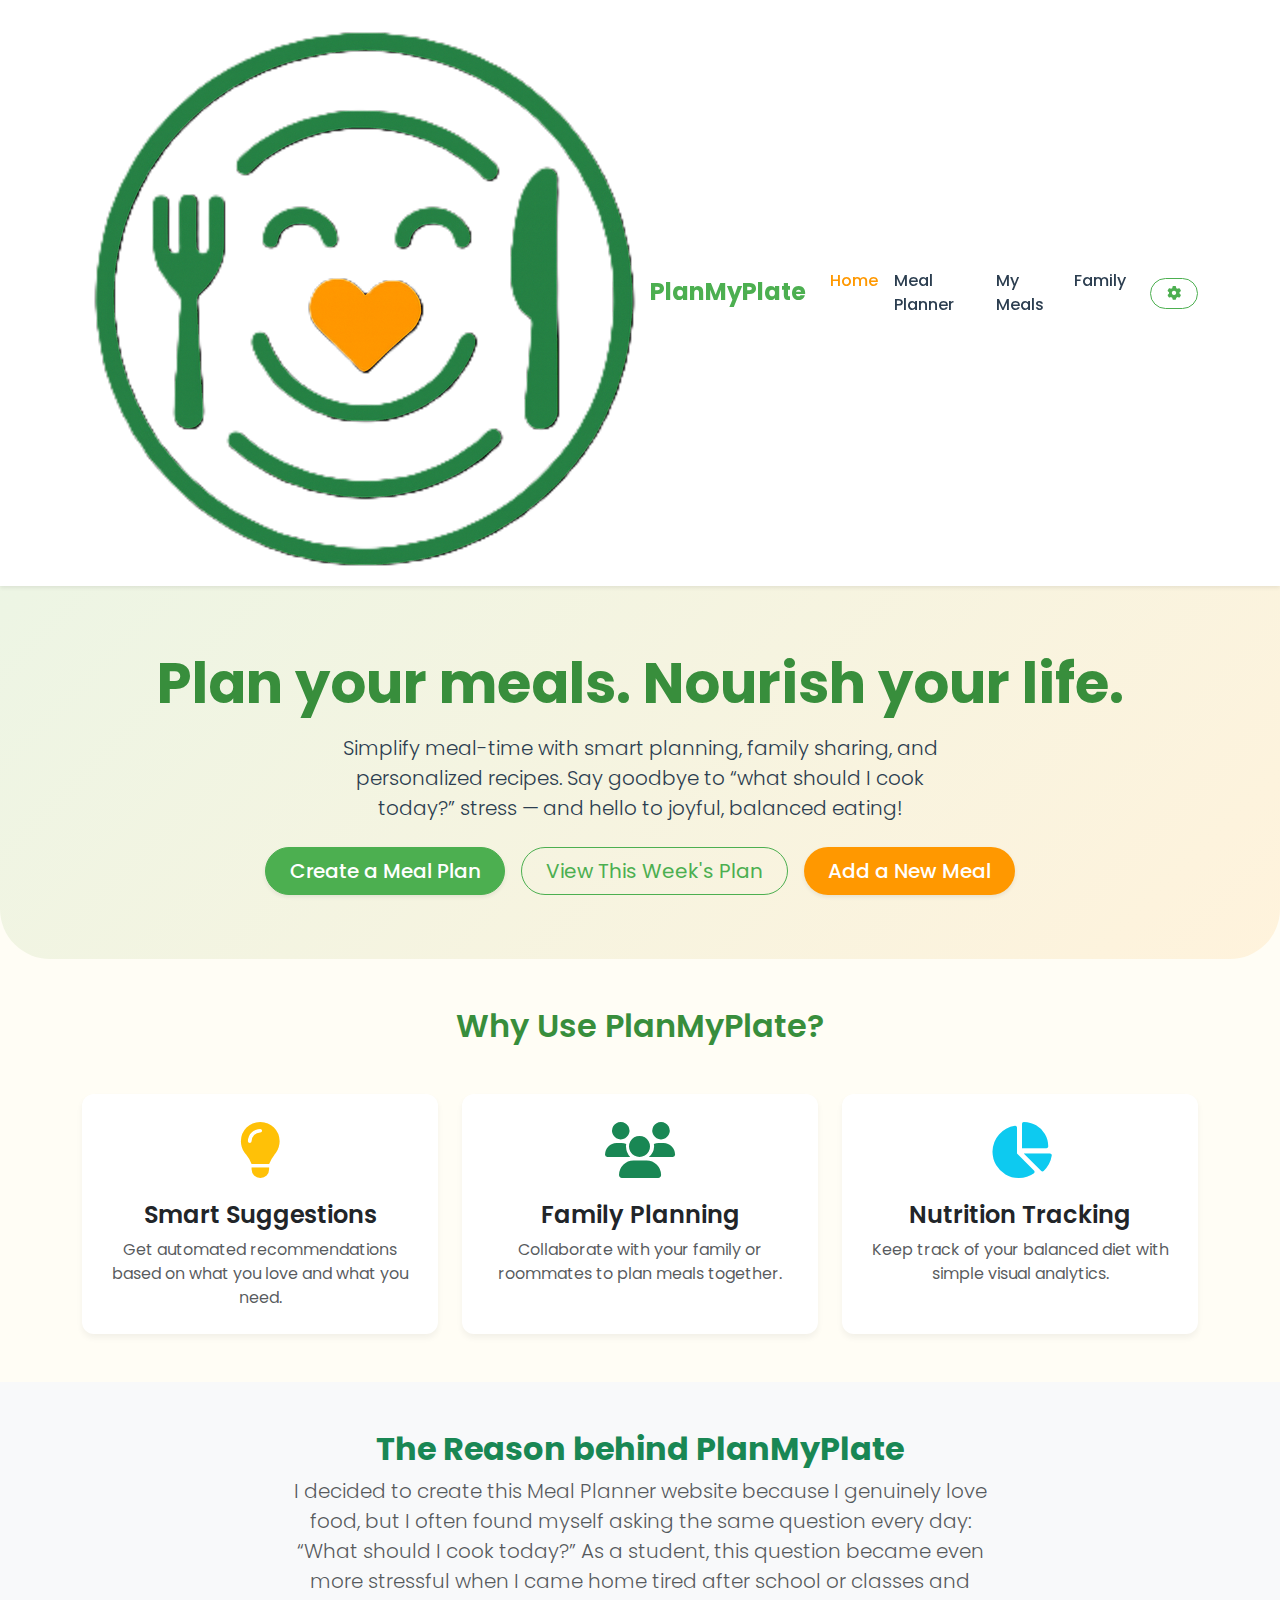
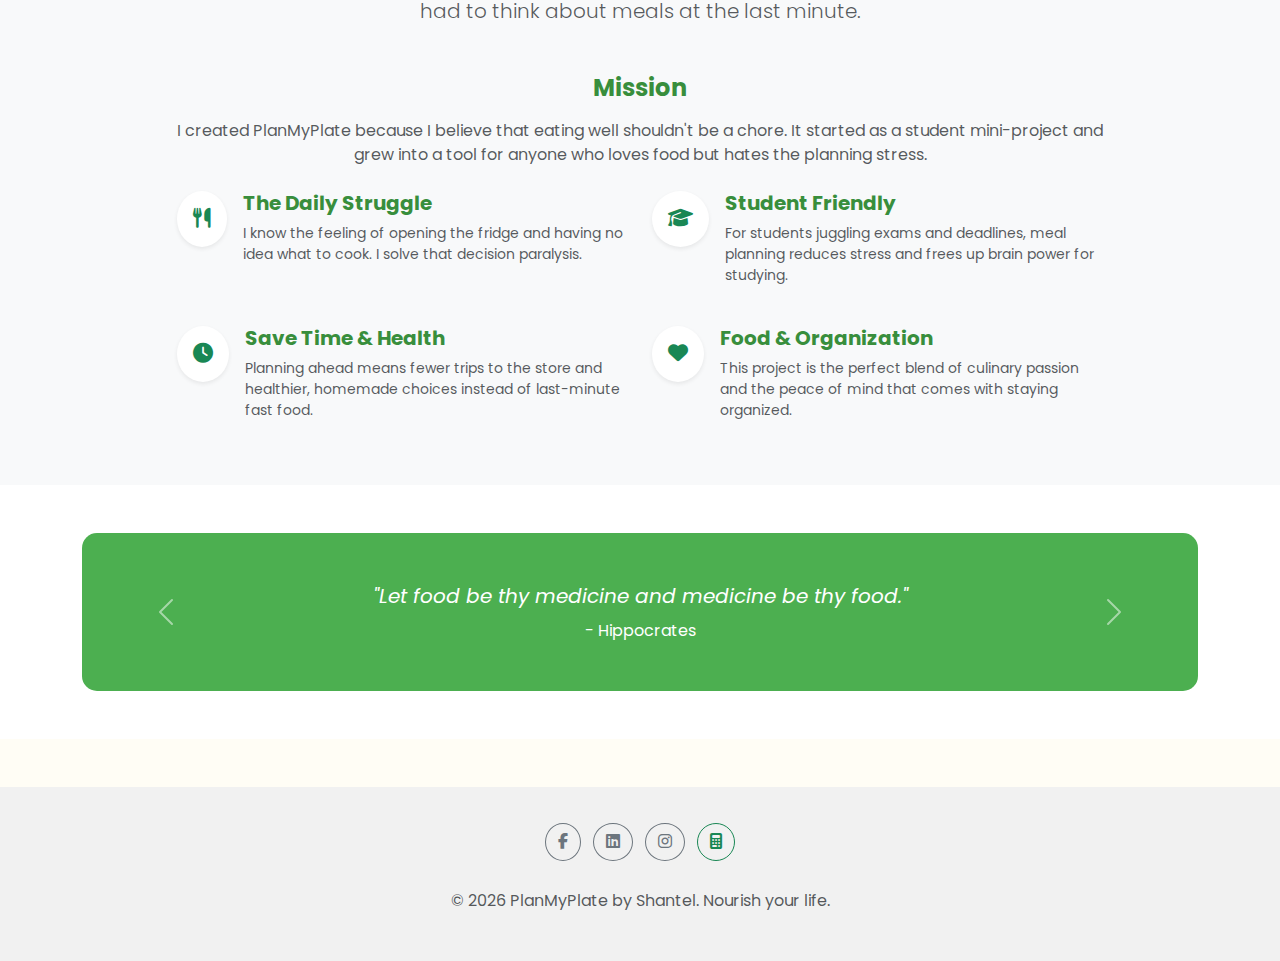
<file: index.html>
<!DOCTYPE html>
<html lang="en">

<head>
    <meta charset="UTF-8">
    <meta name="viewport" content="width=device-width, initial-scale=1.0">
    <title>PlanMyPlate - Home</title>
    <!-- Bootstrap 5 CSS -->
    <link href="https://cdn.jsdelivr.net/npm/bootstrap@5.3.0/dist/css/bootstrap.min.css" rel="stylesheet">
    <!-- FontAwesome -->
    <link rel="stylesheet" href="https://cdnjs.cloudflare.com/ajax/libs/font-awesome/6.4.0/css/all.min.css">
    <!-- Google Fonts -->
    <link href="https://fonts.googleapis.com/css2?family=Poppins:wght@400;600;700&display=swap" rel="stylesheet">
    <!-- Custom CSS -->
    <link rel="stylesheet" href="css/styles.css">
</head>

<body>

    <!-- Navigation Placeholder -->
    <div id="navbar-placeholder"></div>                             

    <!-- Hero Section -->
    <header class="hero-section text-center">
        <div class="container">
            <h1 class="display-4 fw-bold mb-3">Plan your meals. Nourish your life.</h1>
            <p class="lead mb-4 mx-auto" style="max-width: 600px;">
                Simplify meal-time with smart planning, family sharing, and personalized recipes.
                Say goodbye to “what should I cook today?” stress — and hello to joyful, balanced eating! </p>
            <div class="d-flex justify-content-center gap-3">
                <a href="planner.html" class="btn btn-primary btn-lg rounded-pill px-4 shadow-sm">Create a Meal Plan</a>
                <a href="planner.html" class="btn btn-outline-primary btn-lg rounded-pill px-4">View This Week's
                    Plan</a>
                <button onclick="addMeal('Meal')" class="btn btn-accent btn-lg rounded-pill px-4 shadow-sm">Add a New
                    Meal</button>
            </div>
        </div>
    </header>

    <!-- Features Section -->
    <section class="py-5">
        <div class="container text-center">
            <h2 class="mb-5">Why Use PlanMyPlate?</h2>
            <div class="row g-4">
                <div class="col-md-4">
                    <div class="card h-100 p-4">
                        <div class="display-4 text-warning mb-3"><i class="fas fa-lightbulb"></i></div>
                        <h4 class="card-title">Smart Suggestions</h4>
                        <p class="card-text text-muted">Get automated recommendations based on what you love and what
                            you need.</p>
                    </div>
                </div>
                <div class="col-md-4">
                    <div class="card h-100 p-4">
                        <div class="display-4 text-success mb-3"><i class="fas fa-users"></i></div>
                        <h4 class="card-title">Family Planning</h4>
                        <p class="card-text text-muted">Collaborate with your family or roommates to plan meals
                            together.</p>
                    </div>
                </div>
                <div class="col-md-4">
                    <div class="card h-100 p-4">
                        <div class="display-4 text-info mb-3"><i class="fas fa-chart-pie"></i></div>
                        <h4 class="card-title">Nutrition Tracking</h4>
                        <p class="card-text text-muted">Keep track of your balanced diet with simple visual analytics.
                        </p>
                    </div>
                </div>
            </div>
        </div>
    </section>

    <!-- About Section -->
    <section class="py-5 bg-light">
        <div class="container">
            <div class="text-center mb-5">
                <h2 class="fw-bold text-success">The Reason behind PlanMyPlate</h2>
                <p class="lead text-muted mx-auto" style="max-width: 700px;">
                    I decided to create this Meal Planner website because I genuinely love food, but I often found
                    myself asking the same question every day: “What should I cook today?”
                    As a student, this question became even more stressful when I came home tired after school or
                    classes and had to think about meals at the last minute.
                </p>
            </div>

            <div class="row justify-content-center">
                <div class="col-lg-10">
                    <div class="text-center mb-4">
                        <h4 class="fw-bold mb-3">Mission</h4>
                        <p class="text-muted mb-4">
                            I created PlanMyPlate because I believe that eating well shouldn't be a chore.
                            It started as a student mini-project and grew into a tool for anyone who loves food but
                            hates the planning stress.
                        </p>
                    </div>

                    <div class="row g-4">
                        <div class="col-md-6">
                            <div class="d-flex align-items-start">
                                <div class="flex-shrink-0 me-3">
                                    <div class="rounded-circle bg-white shadow-sm p-3 text-success">
                                        <i class="fas fa-utensils fa-lg"></i>
                                    </div>
                                </div>
                                <div>
                                    <h5 class="fw-bold">The Daily Struggle</h5>
                                    <p class="text-muted small">I know the feeling of opening the fridge and having no
                                        idea what to cook. I solve that decision paralysis.</p>
                                </div>
                            </div>
                        </div>
                        <div class="col-md-6">
                            <div class="d-flex align-items-start">
                                <div class="flex-shrink-0 me-3">
                                    <div class="rounded-circle bg-white shadow-sm p-3 text-success">
                                        <i class="fas fa-graduation-cap fa-lg"></i>
                                    </div>
                                </div>
                                <div>
                                    <h5 class="fw-bold">Student Friendly</h5>
                                    <p class="text-muted small">For students juggling exams and deadlines, meal planning
                                        reduces stress and frees up brain power for studying.</p>
                                </div>
                            </div>
                        </div>
                        <div class="col-md-6">
                            <div class="d-flex align-items-start">
                                <div class="flex-shrink-0 me-3">
                                    <div class="rounded-circle bg-white shadow-sm p-3 text-success">
                                        <i class="fas fa-clock fa-lg"></i>
                                    </div>
                                </div>
                                <div>
                                    <h5 class="fw-bold">Save Time & Health</h5>
                                    <p class="text-muted small">Planning ahead means fewer trips to the store and
                                        healthier, homemade choices instead of last-minute fast food.</p>
                                </div>
                            </div>
                        </div>
                        <div class="col-md-6">
                            <div class="d-flex align-items-start">
                                <div class="flex-shrink-0 me-3">
                                    <div class="rounded-circle bg-white shadow-sm p-3 text-success">
                                        <i class="fas fa-heart fa-lg"></i>
                                    </div>
                                </div>
                                <div>
                                    <h5 class="fw-bold">Food & Organization</h5>
                                    <p class="text-muted small">This project is the perfect blend of culinary passion
                                        and the peace of mind that comes with staying organized.</p>
                                </div>
                            </div>
                        </div>
                    </div>
                </div>
            </div>
        </div>
    </section>

    <!-- Quote Slider Section -->
    <section class="py-5 bg-white">
        <div class="container">
            <div id="quoteCarousel" class="carousel slide" data-bs-ride="carousel">
                <div class="carousel-inner">
                    <div class="carousel-item active">
                        <div class="carousel-text">"Let food be thy medicine and medicine be thy food."</div>
                        <div class="mt-2">- Hippocrates</div>
                    </div>
                    <div class="carousel-item">
                        <div class="carousel-text">"The only way to keep your health is to eat what you don't want,
                            drink what you don't like, and do what you'd rather not."</div>
                        <div class="mt-2">- Mark Twain</div>
                    </div>
                    <div class="carousel-item">
                        <div class="carousel-text">"He who takes medicine and neglects to diet wastes the skill of his
                            doctors."</div>
                        <div class="mt-2">- Chinese Proverb</div>
                    </div>
                </div>
                <button class="carousel-control-prev" type="button" data-bs-target="#quoteCarousel"
                    data-bs-slide="prev">
                    <span class="carousel-control-prev-icon" aria-hidden="true"></span>
                    <span class="visually-hidden">Previous</span>
                </button>
                <button class="carousel-control-next" type="button" data-bs-target="#quoteCarousel"
                    data-bs-slide="next">
                    <span class="carousel-control-next-icon" aria-hidden="true"></span>
                    <span class="visually-hidden">Next</span>
                </button>
            </div>
        </div>
    </section>

    <!-- Footer Placeholder -->
    <div id="footer-placeholder"></div>

    <!-- Scripts -->
    <script src="https://cdn.jsdelivr.net/npm/bootstrap@5.3.0/dist/js/bootstrap.bundle.min.js"></script>
    <script src="js/components.js"></script>
    <script src="js/script.js"></script>
</body>

</html>
</file>
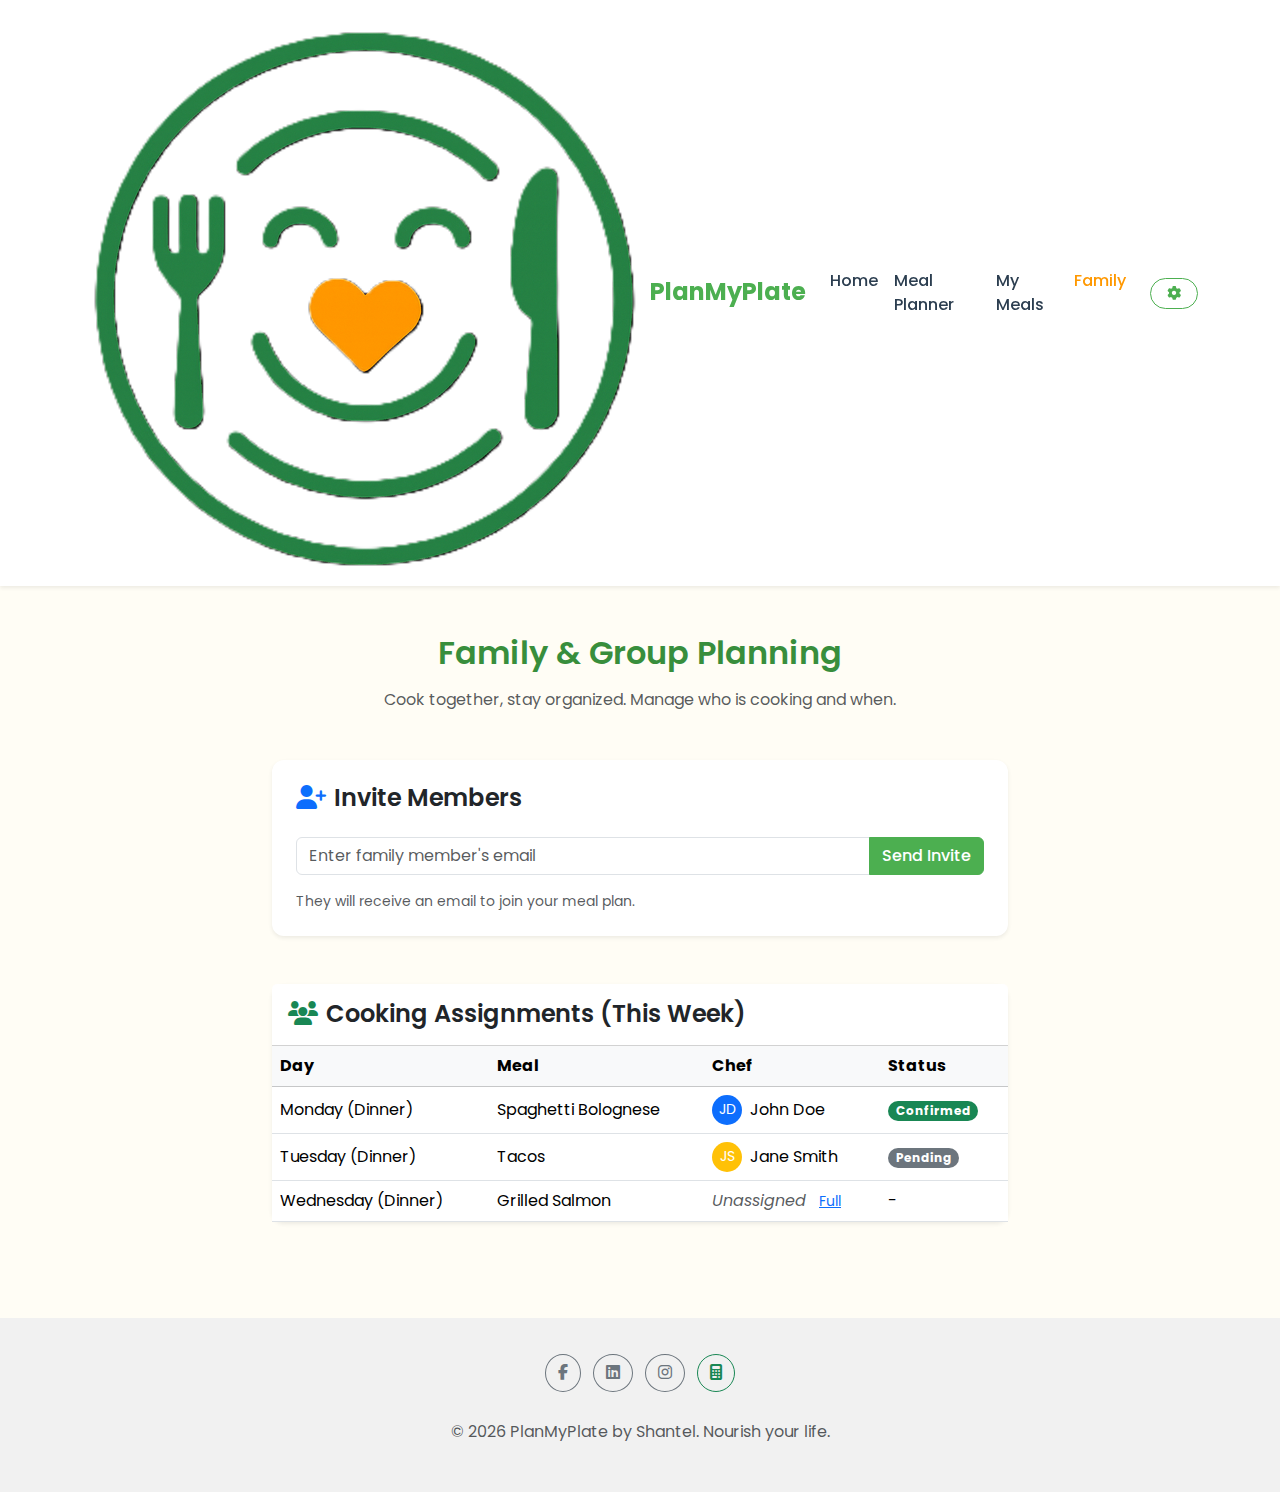
<file: family.html>
<!DOCTYPE html>
<html lang="en">

<head>
    <meta charset="UTF-8">
    <meta name="viewport" content="width=device-width, initial-scale=1.0">
    <title>PlanMyPlate - Family</title>
    <link href="https://cdn.jsdelivr.net/npm/bootstrap@5.3.0/dist/css/bootstrap.min.css" rel="stylesheet">
    <link rel="stylesheet" href="https://cdnjs.cloudflare.com/ajax/libs/font-awesome/6.4.0/css/all.min.css">
    <link href="https://fonts.googleapis.com/css2?family=Poppins:wght@400;600;700&display=swap" rel="stylesheet">
    <link rel="stylesheet" href="css/styles.css">
</head>

<body>

    <div id="navbar-placeholder"></div>

    <div class="container py-5">
        <div class="row justify-content-center">
            <div class="col-lg-8">
                <div class="text-center mb-5">
                    <h2 class="mb-3">Family & Group Planning</h2>
                    <p class="text-muted">Cook together, stay organized. Manage who is cooking and when.</p>
                </div>

                <!-- Invite Section -->
                <div class="card mb-5 border-0 shadow-sm">
                    <div class="card-body p-4">
                        <h4 class="card-title mb-4"><i class="fas fa-user-plus me-2 text-primary"></i>Invite Members
                        </h4>
                        <form onsubmit="event.preventDefault(); addMeal('Member Invite');">
                            <div class="input-group mb-3">
                                <input type="email" class="form-control" placeholder="Enter family member's email"
                                    required>
                                <button class="btn btn-primary" type="submit">Send Invite</button>
                            </div>
                            <div class="form-text">They will receive an email to join your meal plan.</div>
                        </form>
                    </div>
                </div>

                <!-- Collaborative List -->
                <div class="card border-0 shadow-sm">
                    <div class="card-header bg-white py-3">
                        <h4 class="card-title m-0"><i class="fas fa-users me-2 text-success"></i>Cooking Assignments
                            (This Week)</h4>
                    </div>
                    <div class="card-body p-0">
                        <div class="table-responsive">
                            <table class="table table-hover align-middle mb-0">
                                <thead class="table-light">
                                    <tr>
                                        <th>Day</th>
                                        <th>Meal</th>
                                        <th>Chef</th>
                                        <th>Status</th>
                                    </tr>
                                </thead>
                                <tbody>
                                    <tr>
                                        <td>Monday (Dinner)</td>
                                        <td>Spaghetti Bolognese</td>
                                        <td>
                                            <div class="d-flex align-items-center">
                                                <div class="bg-primary text-white rounded-circle d-flex align-items-center justify-content-center small me-2"
                                                    style="width: 30px; height: 30px;">JD</div>
                                                John Doe
                                            </div>
                                        </td>
                                        <td><span class="badge bg-success rounded-pill">Confirmed</span></td>
                                    </tr>
                                    <tr>
                                        <td>Tuesday (Dinner)</td>
                                        <td>Tacos</td>
                                        <td>
                                            <div class="d-flex align-items-center">
                                                <div class="bg-warning text-white rounded-circle d-flex align-items-center justify-content-center small me-2"
                                                    style="width: 30px; height: 30px;">JS</div>
                                                Jane Smith
                                            </div>
                                        </td>
                                        <td><span class="badge bg-secondary rounded-pill">Pending</span></td>
                                    </tr>
                                    <tr>
                                        <td>Wednesday (Dinner)</td>
                                        <td>Grilled Salmon</td>
                                        <td>
                                            <span class="text-muted fst-italic">Unassigned</span>
                                            <button class="btn btn-sm btn-link p-0 ms-2">Full</button>
                                        </td>
                                        <td>-</td>
                                    </tr>
                                </tbody>
                            </table>
                        </div>
                    </div>
                </div>

            </div>
        </div>
    </div>

    <div id="footer-placeholder"></div>

    <script src="https://cdn.jsdelivr.net/npm/bootstrap@5.3.0/dist/js/bootstrap.bundle.min.js"></script>
    <script src="js/components.js"></script>
    <script src="js/script.js"></script>
</body>

</html>
</file>
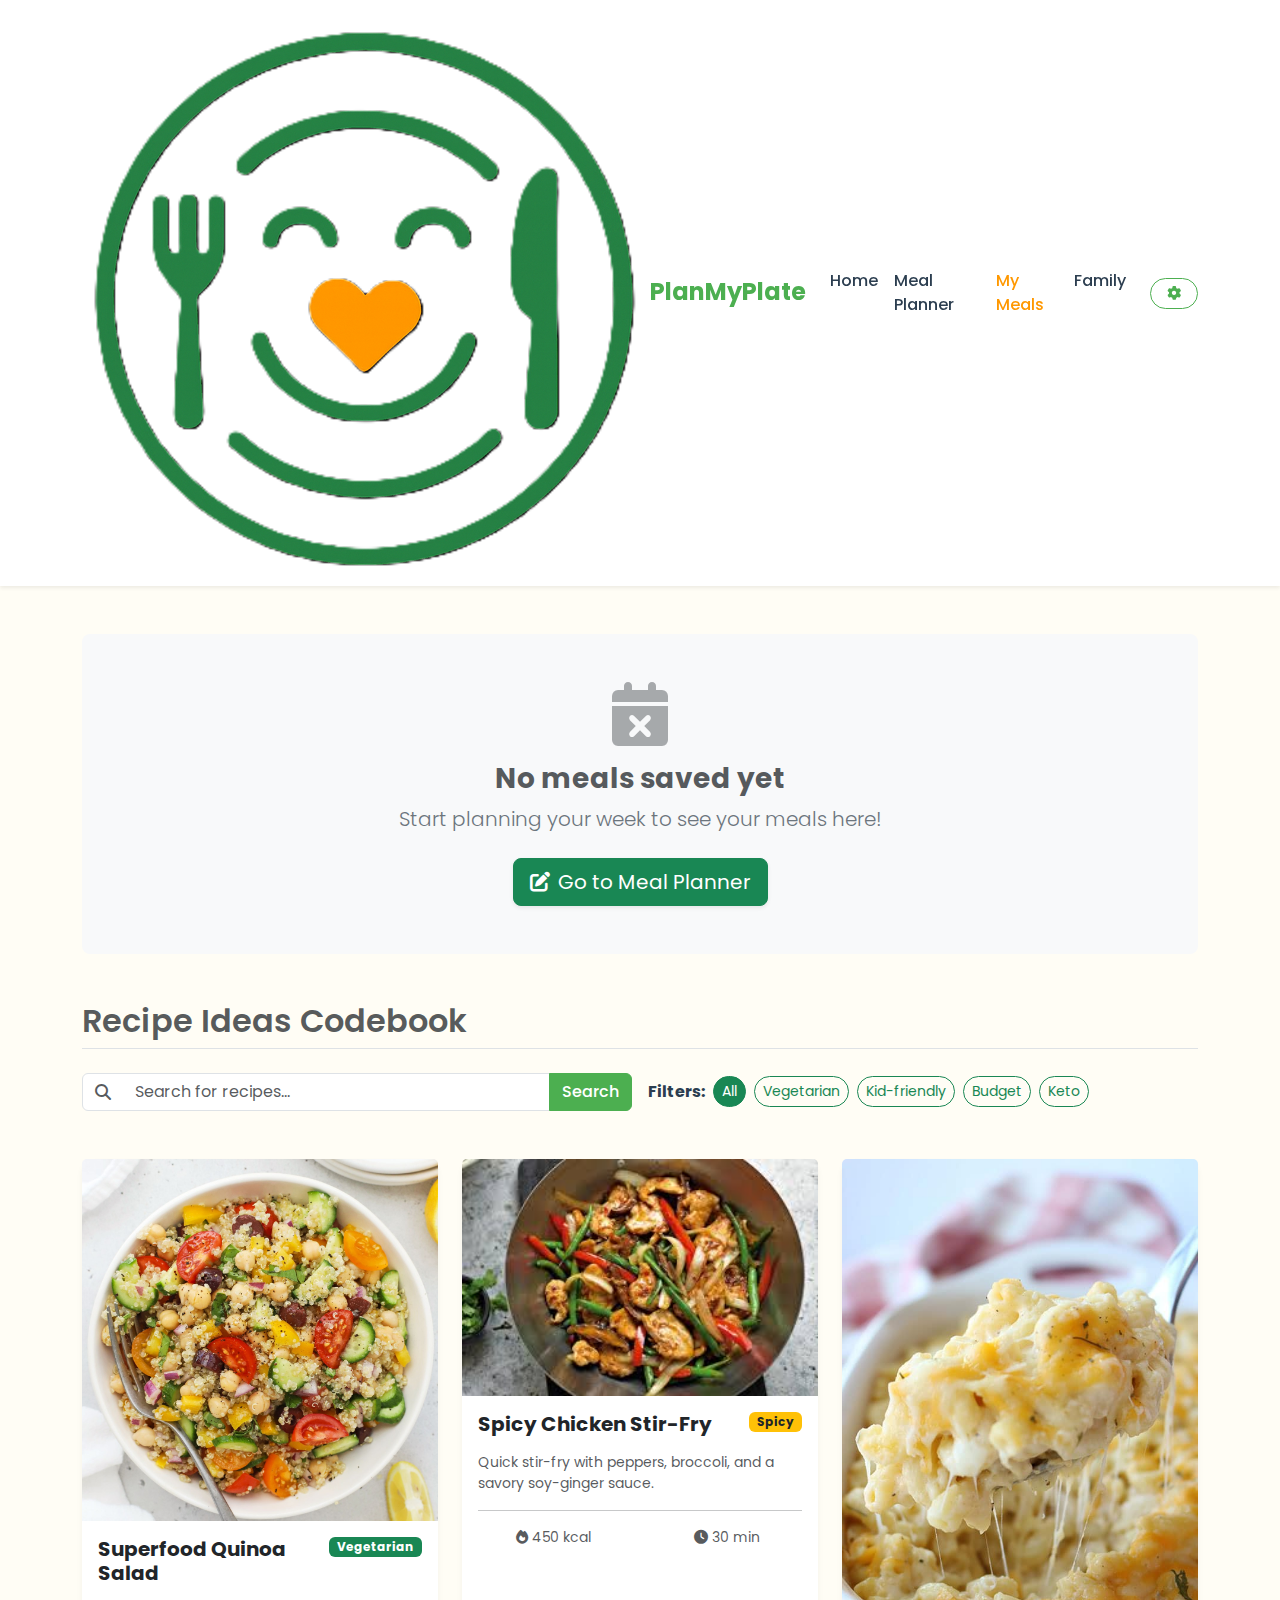
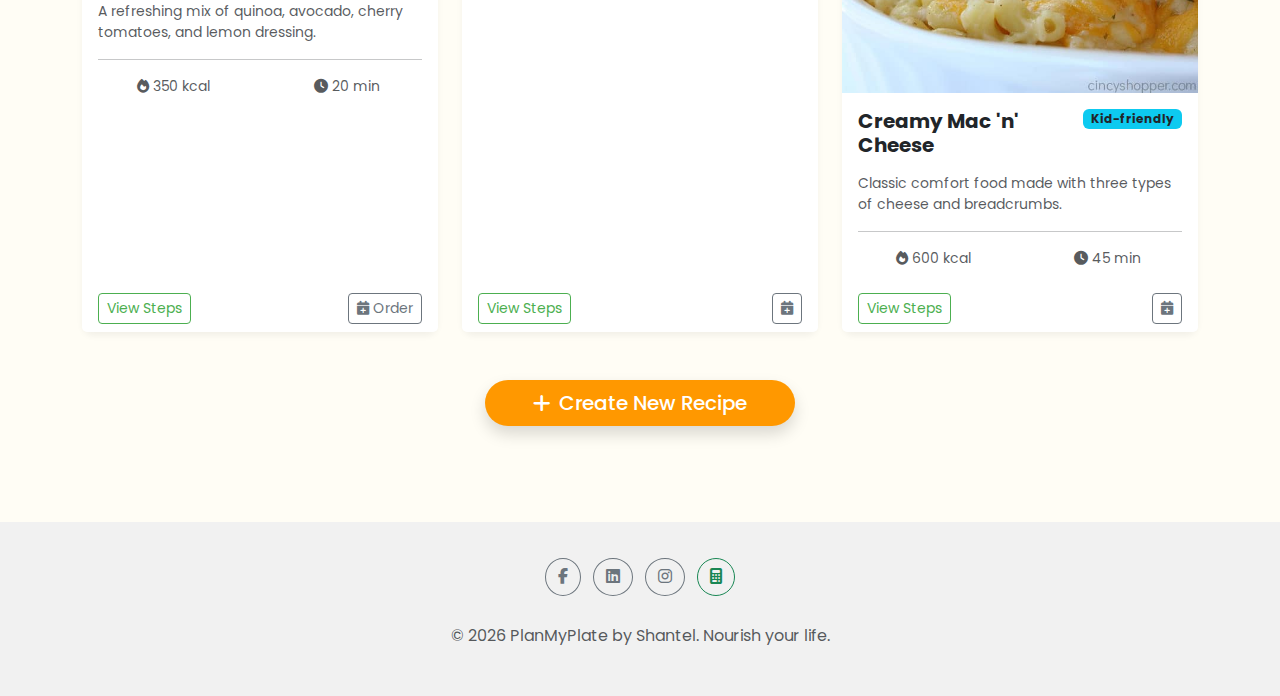
<file: meals.html>
<!DOCTYPE html>
<html lang="en">

<head>
    <meta charset="UTF-8">
    <meta name="viewport" content="width=device-width, initial-scale=1.0">
    <title>PlanMyPlate - My Meals</title>
    <link href="https://cdn.jsdelivr.net/npm/bootstrap@5.3.0/dist/css/bootstrap.min.css" rel="stylesheet">
    <link rel="stylesheet" href="https://cdnjs.cloudflare.com/ajax/libs/font-awesome/6.4.0/css/all.min.css">
    <link href="https://fonts.googleapis.com/css2?family=Poppins:wght@400;600;700&display=swap" rel="stylesheet">
    <link rel="stylesheet" href="css/styles.css">
</head>

<body>

    <div id="navbar-placeholder"></div>


    <div class="container py-5">
        <!-- Container for Saved Meals (Dynamic) -->
        <div id="saved-meals-container" class="mb-5">
            <!-- Content will be injected by js/my_meals.js -->
        </div>

        <h2 class="mb-4 text-muted border-bottom pb-2">Recipe Ideas Codebook</h2>

        <!-- Search & Filter -->
        <div class="row g-3 mb-5">
            <div class="col-md-6">
                <div class="input-group">
                    <span class="input-group-text bg-white"><i class="fas fa-search text-muted"></i></span>
                    <input type="text" class="form-control border-start-0" id="mealSearch"
                        placeholder="Search for recipes...">
                    <button class="btn btn-primary" onclick="searchMeals()">Search</button>
                </div>
            </div>
            <div class="col-md-6 d-flex align-items-center gap-2 flex-wrap">
                <span class="fw-bold">Filters:</span>
                <button class="btn btn-sm btn-outline-success rounded-pill active">All</button>
                <button class="btn btn-sm btn-outline-success rounded-pill">Vegetarian</button>
                <button class="btn btn-sm btn-outline-success rounded-pill">Kid-friendly</button>
                <button class="btn btn-sm btn-outline-success rounded-pill">Budget</button>
                <button class="btn btn-sm btn-outline-success rounded-pill">Keto</button>
            </div>
        </div>

        <!-- Meal Cards Grid -->
        <div class="row row-cols-1 row-cols-md-3 g-4">

            <!-- Card 1 -->
            <div class="col">
                <div class="card h-100">
                    <img src="images/salad.jpg" class="card-img-top" alt="Meal Image">
                    <div class="card-body">
                        <div class="d-flex justify-content-between align-items-start mb-2">
                            <h5 class="card-title fw-bold">Superfood Quinoa Salad</h5>
                            <span class="badge bg-success">Vegetarian</span>
                        </div>
                        <p class="card-text text-muted small">A refreshing mix of quinoa, avocado, cherry tomatoes, and
                            lemon dressing.</p>
                        <hr>
                        <div class="row text-center text-muted small">
                            <div class="col">
                                <i class="fas fa-fire me-1"></i>350 kcal
                            </div>
                            <div class="col">
                                <i class="fas fa-clock me-1"></i>20 min
                            </div>
                        </div>
                    </div>
                    <div class="card-footer bg-white border-top-0 d-flex justify-content-between">
                        <button class="btn btn-sm btn-outline-primary" onclick="alert('View steps')">View Steps</button>
                        <button class="btn btn-sm btn-outline-secondary" onclick="addMeal('to planner')"><i
                                class="fas fa-calendar-plus"></i> Order</button>
                    </div>
                </div>
            </div>

            <!-- Card 2 -->
            <div class="col">
                <div class="card h-100">
                    <img src="images/stifry.png" class="card-img-top" alt="Meal Image">
                    <div class="card-body">
                        <div class="d-flex justify-content-between align-items-start mb-2">
                            <h5 class="card-title fw-bold">Spicy Chicken Stir-Fry</h5>
                            <span class="badge bg-warning text-dark">Spicy</span>
                        </div>
                        <p class="card-text text-muted small">Quick stir-fry with peppers, broccoli, and a savory
                            soy-ginger sauce.</p>
                        <hr>
                        <div class="row text-center text-muted small">
                            <div class="col">
                                <i class="fas fa-fire me-1"></i>450 kcal
                            </div>
                            <div class="col">
                                <i class="fas fa-clock me-1"></i>30 min
                            </div>
                        </div>
                    </div>
                    <div class="card-footer bg-white border-top-0 d-flex justify-content-between">
                        <button class="btn btn-sm btn-outline-primary" onclick="alert('View steps')">View Steps</button>
                        <button class="btn btn-sm btn-outline-secondary" onclick="addMeal('to planner')"><i
                                class="fas fa-calendar-plus"></i></button>
                    </div>
                </div>
            </div>

            <!-- Card 3 -->
            <div class="col">
                <div class="card h-100">
                    <img src="images/crema.jpg" class="card-img-top" alt="Meal Image">
                    <div class="card-body">
                        <div class="d-flex justify-content-between align-items-start mb-2">
                            <h5 class="card-title fw-bold">Creamy Mac 'n' Cheese</h5>
                            <span class="badge bg-info text-dark">Kid-friendly</span>
                        </div>
                        <p class="card-text text-muted small">Classic comfort food made with three types of cheese and
                            breadcrumbs.</p>
                        <hr>
                        <div class="row text-center text-muted small">
                            <div class="col">
                                <i class="fas fa-fire me-1"></i>600 kcal
                            </div>
                            <div class="col">
                                <i class="fas fa-clock me-1"></i>45 min
                            </div>
                        </div>
                    </div>
                    <div class="card-footer bg-white border-top-0 d-flex justify-content-between">
                        <button class="btn btn-sm btn-outline-primary" onclick="alert('View steps')">View Steps</button>
                        <button class="btn btn-sm btn-outline-secondary" onclick="addMeal('to planner')"><i
                                class="fas fa-calendar-plus"></i></button>
                    </div>
                </div>
            </div>

        </div>

        <!-- Add Button -->
        <div class="text-center mt-5">
            <button class="btn btn-accent btn-lg rounded-pill px-5 shadow"><i class="fas fa-plus me-2"></i>Create New
                Recipe</button>
        </div>

    </div>

    <div id="footer-placeholder"></div>

    <script src="https://cdn.jsdelivr.net/npm/bootstrap@5.3.0/dist/js/bootstrap.bundle.min.js"></script>
    <script src="js/components.js"></script>
    <script src="js/script.js"></script>
    <script src="js/my_meals.js"></script>
</body>

</html>
</file>
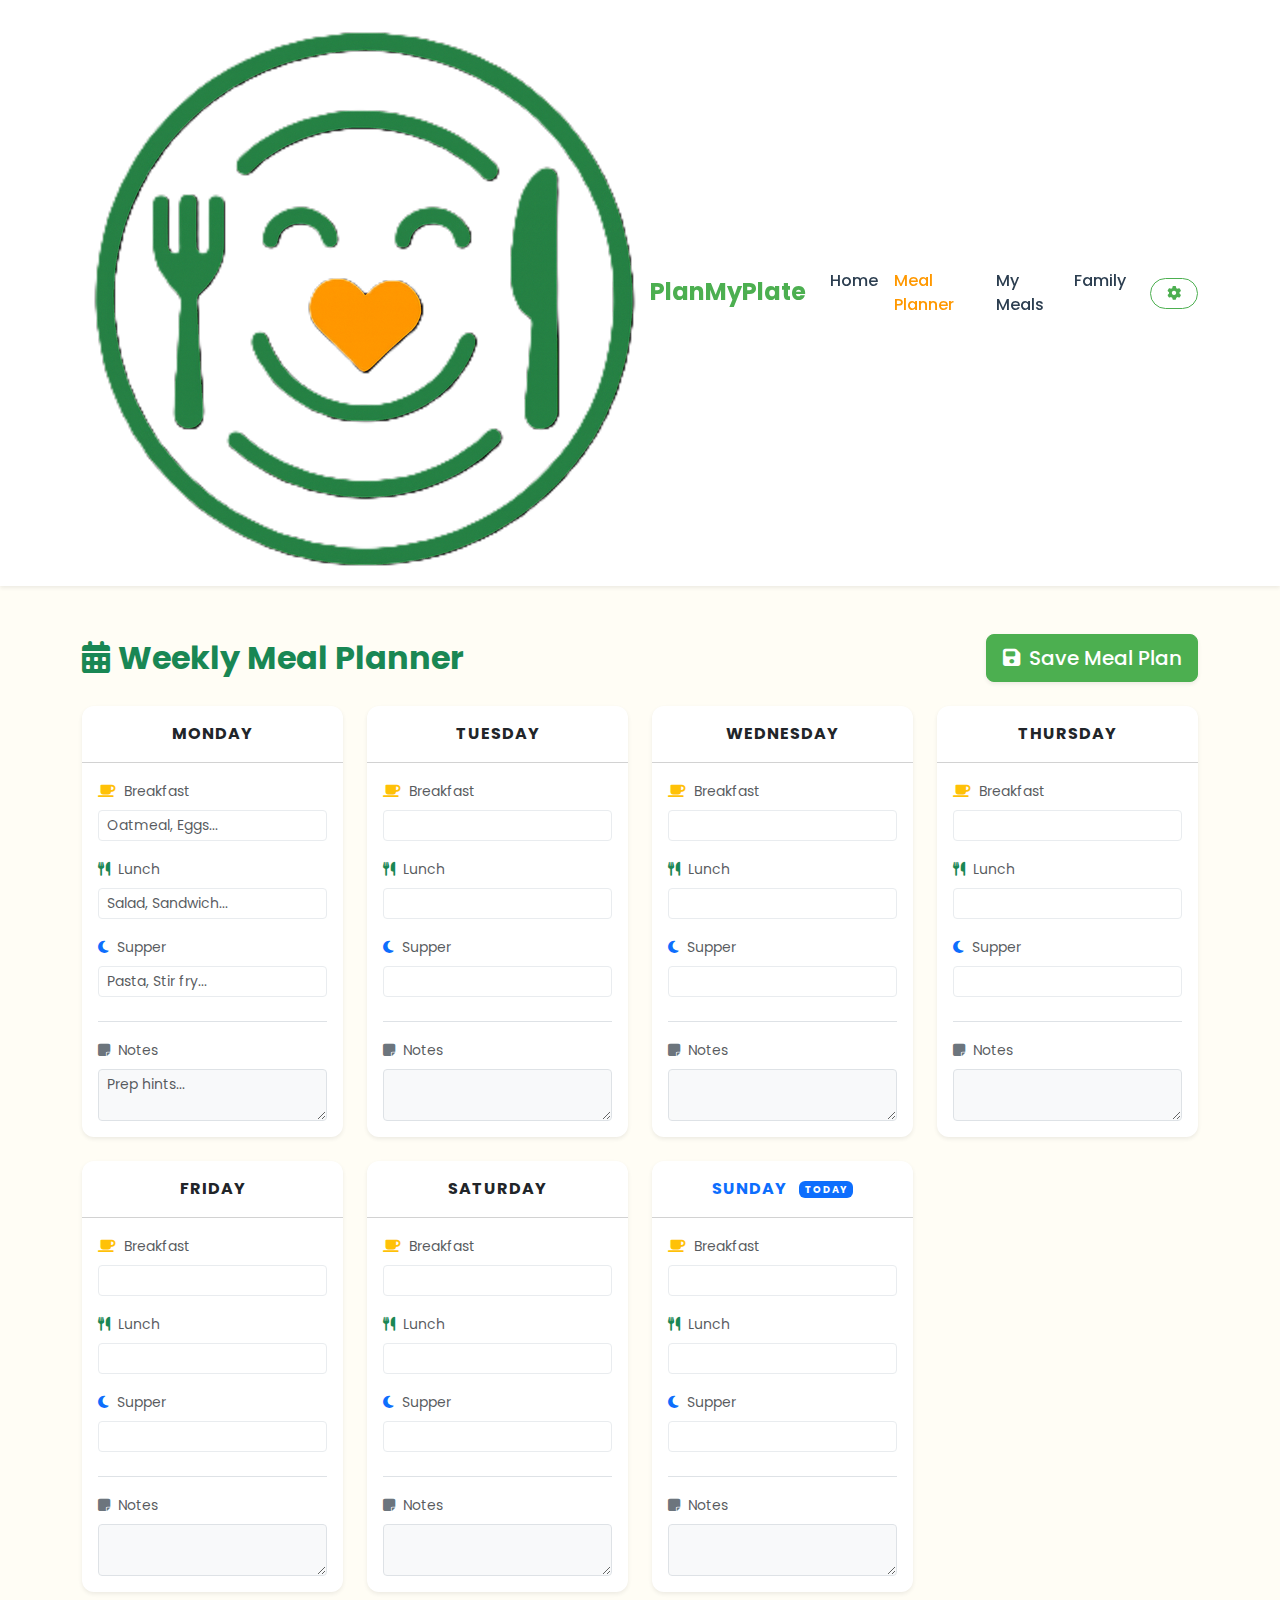
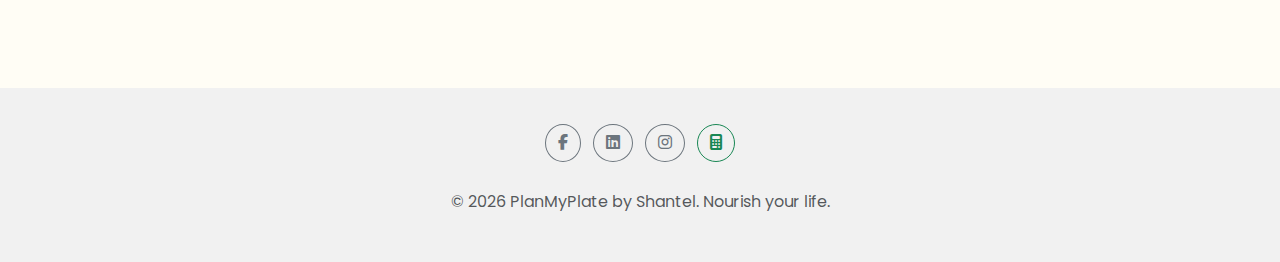
<file: planner.html>
<!DOCTYPE html>
<html lang="en">

<head>
    <meta charset="UTF-8">
    <meta name="viewport" content="width=device-width, initial-scale=1.0">
    <title>PlanMyPlate - Meal Planner</title>
    <!-- Bootstrap 5 CSS -->
    <link href="https://cdn.jsdelivr.net/npm/bootstrap@5.3.0/dist/css/bootstrap.min.css" rel="stylesheet">
    <!-- FontAwesome -->
    <link rel="stylesheet" href="https://cdnjs.cloudflare.com/ajax/libs/font-awesome/6.4.0/css/all.min.css">
    <!-- Google Fonts -->
    <link href="https://fonts.googleapis.com/css2?family=Poppins:wght@400;600;700&display=swap" rel="stylesheet">
    <!-- Custom CSS -->
    <link rel="stylesheet" href="css/styles.css">
</head>

<body>

    <!-- Navigation Placeholder -->
    <div id="navbar-placeholder"></div>

    <div class="container py-5">
        <div class="d-flex flex-column flex-md-row justify-content-between align-items-center mb-4">
            <h2 class="mb-3 mb-md-0 fw-bold text-success"><i class="fas fa-calendar-alt me-2"></i>Weekly Meal Planner
            </h2>
            <button id="savePlanBtn" class="btn btn-primary btn-lg shadow-sm"><i class="fas fa-save me-2"></i>Save
                Meal Plan</button>
        </div>

        <!-- Weekly Grid -->
        <div class="row row-cols-1 row-cols-md-2 row-cols-lg-3 row-cols-xl-4 g-4" id="planner-grid">
            <!-- Cards will be generated or hardcoded here. Hardcoding for clarity as per plan -->
            <!-- Monday -->
            <div class="col day-card" data-day="Monday">
                <div class="card h-100 shadow-sm border-0">
                    <div class="card-header bg-transparent fw-bold text-center py-3 text-uppercase letter-spacing-1">
                        Monday</div>
                    <div class="card-body">
                        <div class="mb-3">
                            <label class="form-label text-muted small"><i class="fas fa-coffee text-warning me-1"></i>
                                Breakfast</label>
                            <input type="text" class="form-control form-control-sm meal-input" data-day="Monday"
                                data-type="breakfast" placeholder="Oatmeal, Eggs...">
                        </div>
                        <div class="mb-3">
                            <label class="form-label text-muted small"><i class="fas fa-utensils text-success me-1"></i>
                                Lunch</label>
                            <input type="text" class="form-control form-control-sm meal-input" data-day="Monday"
                                data-type="lunch" placeholder="Salad, Sandwich...">
                        </div>
                        <div class="mb-3">
                            <label class="form-label text-muted small"><i class="fas fa-moon text-primary me-1"></i>
                                Supper</label>
                            <input type="text" class="form-control form-control-sm meal-input" data-day="Monday"
                                data-type="supper" placeholder="Pasta, Stir fry...">
                        </div>
                        <div class="mt-4 pt-3 border-top">
                            <label class="form-label text-muted small"><i
                                    class="fas fa-sticky-note text-secondary me-1"></i>
                                Notes</label>
                            <textarea class="form-control form-control-sm bg-light" rows="2" data-day="Monday"
                                data-type="notes" placeholder="Prep hints..."></textarea>
                        </div>
                    </div>
                </div>
            </div>

            <!-- Tuesday -->
            <div class="col day-card" data-day="Tuesday">
                <div class="card h-100 shadow-sm border-0">
                    <div class="card-header bg-transparent fw-bold text-center py-3 text-uppercase letter-spacing-1">
                        Tuesday</div>
                    <div class="card-body">
                        <div class="mb-3">
                            <label class="form-label text-muted small"><i class="fas fa-coffee text-warning me-1"></i>
                                Breakfast</label>
                            <input type="text" class="form-control form-control-sm meal-input" data-day="Tuesday"
                                data-type="breakfast">
                        </div>
                        <div class="mb-3">
                            <label class="form-label text-muted small"><i class="fas fa-utensils text-success me-1"></i>
                                Lunch</label>
                            <input type="text" class="form-control form-control-sm meal-input" data-day="Tuesday"
                                data-type="lunch">
                        </div>
                        <div class="mb-3">
                            <label class="form-label text-muted small"><i class="fas fa-moon text-primary me-1"></i>
                                Supper</label>
                            <input type="text" class="form-control form-control-sm meal-input" data-day="Tuesday"
                                data-type="supper">
                        </div>
                        <div class="mt-4 pt-3 border-top">
                            <label class="form-label text-muted small"><i
                                    class="fas fa-sticky-note text-secondary me-1"></i>
                                Notes</label>
                            <textarea class="form-control form-control-sm bg-light" rows="2" data-day="Tuesday"
                                data-type="notes"></textarea>
                        </div>
                    </div>
                </div>
            </div>

            <!-- Wednesday -->
            <div class="col day-card" data-day="Wednesday">
                <div class="card h-100 shadow-sm border-0">
                    <div class="card-header bg-transparent fw-bold text-center py-3 text-uppercase letter-spacing-1">
                        Wednesday</div>
                    <div class="card-body">
                        <div class="mb-3">
                            <label class="form-label text-muted small"><i class="fas fa-coffee text-warning me-1"></i>
                                Breakfast</label>
                            <input type="text" class="form-control form-control-sm meal-input" data-day="Wednesday"
                                data-type="breakfast">
                        </div>
                        <div class="mb-3">
                            <label class="form-label text-muted small"><i class="fas fa-utensils text-success me-1"></i>
                                Lunch</label>
                            <input type="text" class="form-control form-control-sm meal-input" data-day="Wednesday"
                                data-type="lunch">
                        </div>
                        <div class="mb-3">
                            <label class="form-label text-muted small"><i class="fas fa-moon text-primary me-1"></i>
                                Supper</label>
                            <input type="text" class="form-control form-control-sm meal-input" data-day="Wednesday"
                                data-type="supper">
                        </div>
                        <div class="mt-4 pt-3 border-top">
                            <label class="form-label text-muted small"><i
                                    class="fas fa-sticky-note text-secondary me-1"></i>
                                Notes</label>
                            <textarea class="form-control form-control-sm bg-light" rows="2" data-day="Wednesday"
                                data-type="notes"></textarea>
                        </div>
                    </div>
                </div>
            </div>

            <!-- Thursday -->
            <div class="col day-card" data-day="Thursday">
                <div class="card h-100 shadow-sm border-0">
                    <div class="card-header bg-transparent fw-bold text-center py-3 text-uppercase letter-spacing-1">
                        Thursday</div>
                    <div class="card-body">
                        <div class="mb-3">
                            <label class="form-label text-muted small"><i class="fas fa-coffee text-warning me-1"></i>
                                Breakfast</label>
                            <input type="text" class="form-control form-control-sm meal-input" data-day="Thursday"
                                data-type="breakfast">
                        </div>
                        <div class="mb-3">
                            <label class="form-label text-muted small"><i class="fas fa-utensils text-success me-1"></i>
                                Lunch</label>
                            <input type="text" class="form-control form-control-sm meal-input" data-day="Thursday"
                                data-type="lunch">
                        </div>
                        <div class="mb-3">
                            <label class="form-label text-muted small"><i class="fas fa-moon text-primary me-1"></i>
                                Supper</label>
                            <input type="text" class="form-control form-control-sm meal-input" data-day="Thursday"
                                data-type="supper">
                        </div>
                        <div class="mt-4 pt-3 border-top">
                            <label class="form-label text-muted small"><i
                                    class="fas fa-sticky-note text-secondary me-1"></i>
                                Notes</label>
                            <textarea class="form-control form-control-sm bg-light" rows="2" data-day="Thursday"
                                data-type="notes"></textarea>
                        </div>
                    </div>
                </div>
            </div>

            <!-- Friday -->
            <div class="col day-card" data-day="Friday">
                <div class="card h-100 shadow-sm border-0">
                    <div class="card-header bg-transparent fw-bold text-center py-3 text-uppercase letter-spacing-1">
                        Friday</div>
                    <div class="card-body">
                        <div class="mb-3">
                            <label class="form-label text-muted small"><i class="fas fa-coffee text-warning me-1"></i>
                                Breakfast</label>
                            <input type="text" class="form-control form-control-sm meal-input" data-day="Friday"
                                data-type="breakfast">
                        </div>
                        <div class="mb-3">
                            <label class="form-label text-muted small"><i class="fas fa-utensils text-success me-1"></i>
                                Lunch</label>
                            <input type="text" class="form-control form-control-sm meal-input" data-day="Friday"
                                data-type="lunch">
                        </div>
                        <div class="mb-3">
                            <label class="form-label text-muted small"><i class="fas fa-moon text-primary me-1"></i>
                                Supper</label>
                            <input type="text" class="form-control form-control-sm meal-input" data-day="Friday"
                                data-type="supper">
                        </div>
                        <div class="mt-4 pt-3 border-top">
                            <label class="form-label text-muted small"><i
                                    class="fas fa-sticky-note text-secondary me-1"></i>
                                Notes</label>
                            <textarea class="form-control form-control-sm bg-light" rows="2" data-day="Friday"
                                data-type="notes"></textarea>
                        </div>
                    </div>
                </div>
            </div>

            <!-- Saturday -->
            <div class="col day-card" data-day="Saturday">
                <div class="card h-100 shadow-sm border-0">
                    <div class="card-header bg-transparent fw-bold text-center py-3 text-uppercase letter-spacing-1">
                        Saturday</div>
                    <div class="card-body">
                        <div class="mb-3">
                            <label class="form-label text-muted small"><i class="fas fa-coffee text-warning me-1"></i>
                                Breakfast</label>
                            <input type="text" class="form-control form-control-sm meal-input" data-day="Saturday"
                                data-type="breakfast">
                        </div>
                        <div class="mb-3">
                            <label class="form-label text-muted small"><i class="fas fa-utensils text-success me-1"></i>
                                Lunch</label>
                            <input type="text" class="form-control form-control-sm meal-input" data-day="Saturday"
                                data-type="lunch">
                        </div>
                        <div class="mb-3">
                            <label class="form-label text-muted small"><i class="fas fa-moon text-primary me-1"></i>
                                Supper</label>
                            <input type="text" class="form-control form-control-sm meal-input" data-day="Saturday"
                                data-type="supper">
                        </div>
                        <div class="mt-4 pt-3 border-top">
                            <label class="form-label text-muted small"><i
                                    class="fas fa-sticky-note text-secondary me-1"></i>
                                Notes</label>
                            <textarea class="form-control form-control-sm bg-light" rows="2" data-day="Saturday"
                                data-type="notes"></textarea>
                        </div>
                    </div>
                </div>
            </div>

            <!-- Sunday -->
            <div class="col day-card" data-day="Sunday">
                <div class="card h-100 shadow-sm border-0">
                    <div class="card-header bg-transparent fw-bold text-center py-3 text-uppercase letter-spacing-1">
                        Sunday</div>
                    <div class="card-body">
                        <div class="mb-3">
                            <label class="form-label text-muted small"><i class="fas fa-coffee text-warning me-1"></i>
                                Breakfast</label>
                            <input type="text" class="form-control form-control-sm meal-input" data-day="Sunday"
                                data-type="breakfast">
                        </div>
                        <div class="mb-3">
                            <label class="form-label text-muted small"><i class="fas fa-utensils text-success me-1"></i>
                                Lunch</label>
                            <input type="text" class="form-control form-control-sm meal-input" data-day="Sunday"
                                data-type="lunch">
                        </div>
                        <div class="mb-3">
                            <label class="form-label text-muted small"><i class="fas fa-moon text-primary me-1"></i>
                                Supper</label>
                            <input type="text" class="form-control form-control-sm meal-input" data-day="Sunday"
                                data-type="supper">
                        </div>
                        <div class="mt-4 pt-3 border-top">
                            <label class="form-label text-muted small"><i
                                    class="fas fa-sticky-note text-secondary me-1"></i>
                                Notes</label>
                            <textarea class="form-control form-control-sm bg-light" rows="2" data-day="Sunday"
                                data-type="notes"></textarea>
                        </div>
                    </div>
                </div>
            </div>

        </div>
    </div>

    <!-- Footer Placeholder -->
    <div id="footer-placeholder"></div>

    <!-- Scripts -->
    <script src="https://cdn.jsdelivr.net/npm/bootstrap@5.3.0/dist/js/bootstrap.bundle.min.js"></script>
    <script src="js/components.js"></script>
    <script src="js/planner.js"></script>
</body>

</html>
</file>
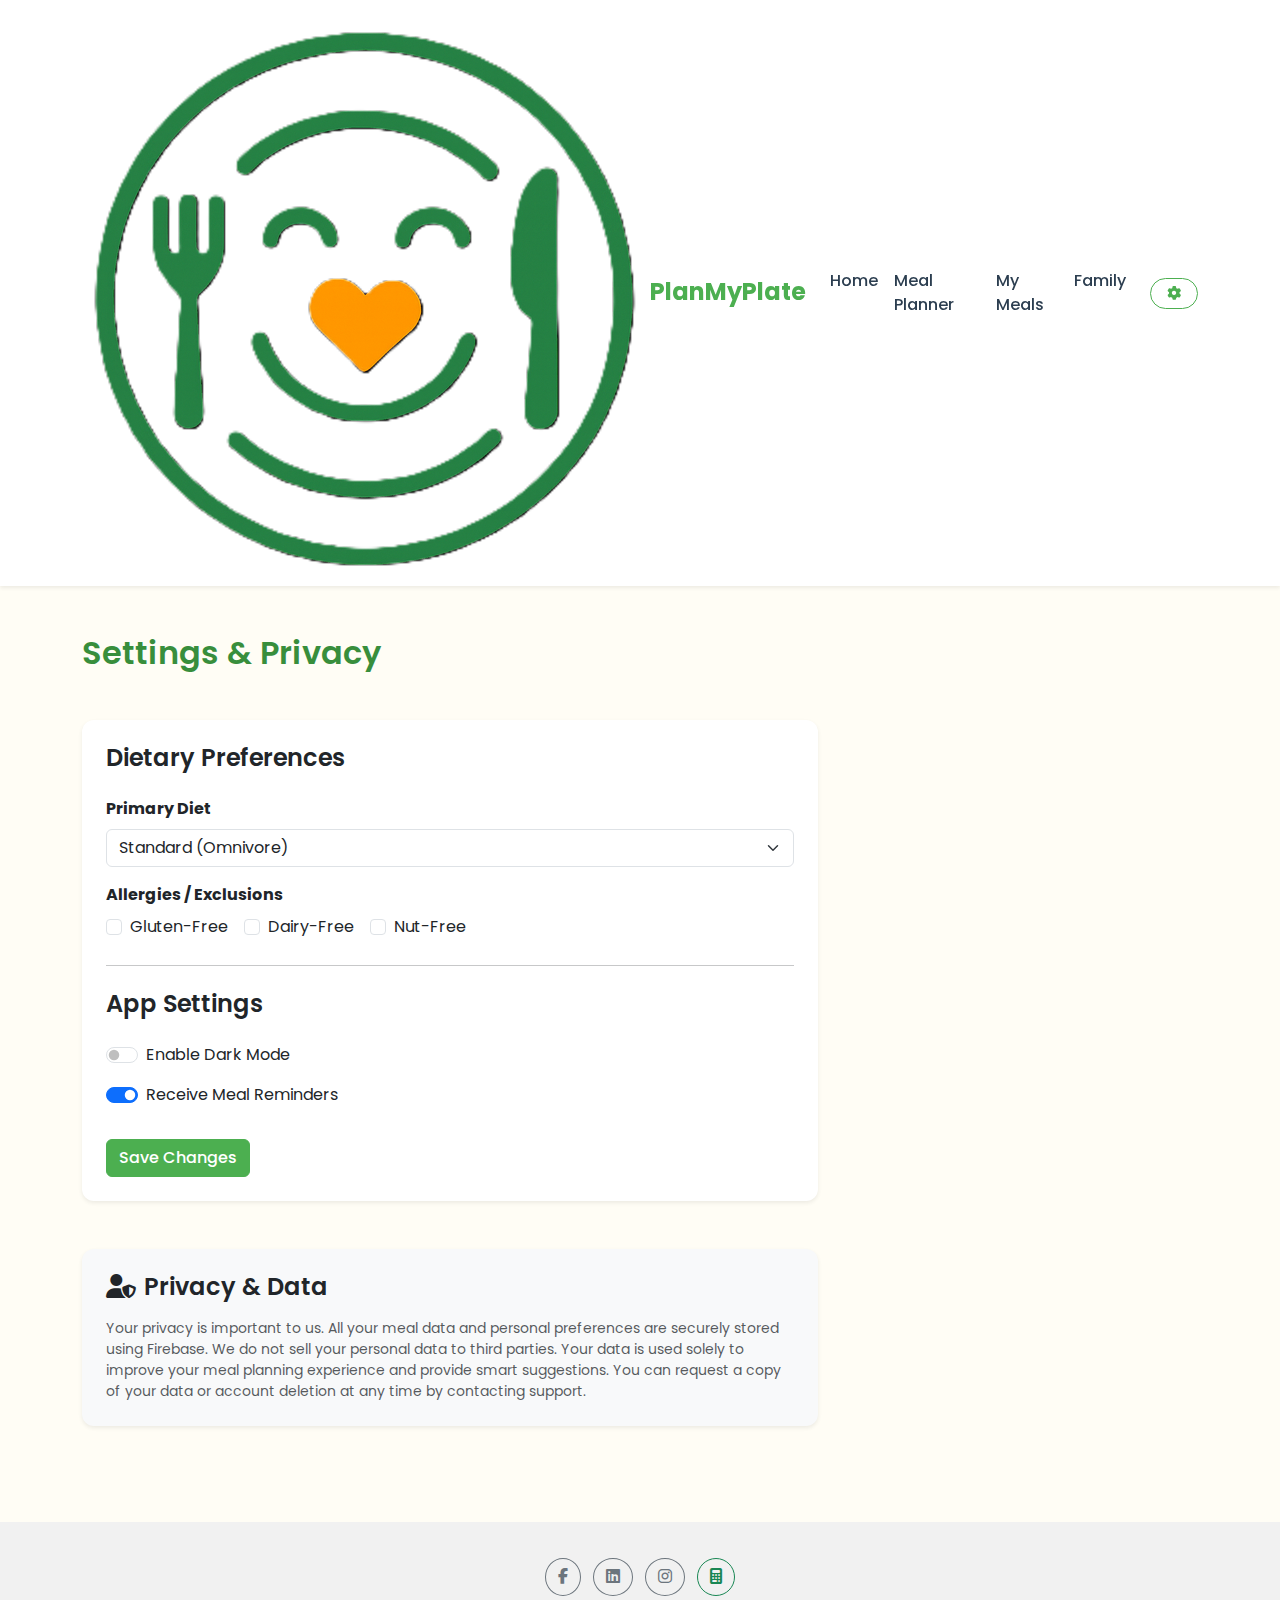
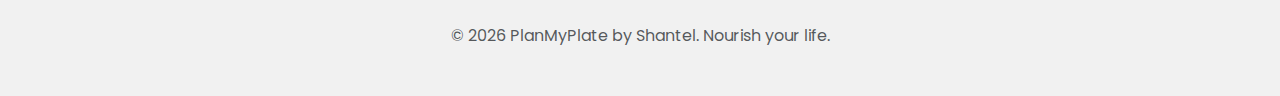
<file: settings.html>
<!DOCTYPE html>
<html lang="en">

<head>
    <meta charset="UTF-8">
    <meta name="viewport" content="width=device-width, initial-scale=1.0">
    <title>PlanMyPlate - Settings</title>
    <link href="https://cdn.jsdelivr.net/npm/bootstrap@5.3.0/dist/css/bootstrap.min.css" rel="stylesheet">
    <link rel="stylesheet" href="https://cdnjs.cloudflare.com/ajax/libs/font-awesome/6.4.0/css/all.min.css">
    <link href="https://fonts.googleapis.com/css2?family=Poppins:wght@400;600;700&display=swap" rel="stylesheet">
    <link rel="stylesheet" href="css/styles.css">
</head>

<body>

    <div id="navbar-placeholder"></div>

    <div class="container py-5">
        <h2 class="mb-5">Settings & Privacy</h2>

        <div class="row">
            <div class="col-lg-8">

                <!-- Preferences Form -->
                <div class="card mb-5 border-0 shadow-sm">
                    <div class="card-body p-4">
                        <h4 class="card-title mb-4">Dietary Preferences</h4>
                        <form onsubmit="event.preventDefault(); alert('Settings Saved!');">
                            <div class="mb-3">
                                <label class="form-label fw-bold">Primary Diet</label>
                                <select class="form-select">
                                    <option selected>Standard (Omnivore)</option>
                                    <option>Vegetarian</option>
                                    <option>Vegan</option>
                                    <option>Keto</option>
                                    <option>Paleo</option>
                                </select>
                            </div>

                            <div class="mb-3">
                                <label class="form-label fw-bold">Allergies / Exclusions</label>
                                <div class="d-flex gap-3 flex-wrap">
                                    <div class="form-check">
                                        <input class="form-check-input" type="checkbox" id="gluten">
                                        <label class="form-check-label" for="gluten">Gluten-Free</label>
                                    </div>
                                    <div class="form-check">
                                        <input class="form-check-input" type="checkbox" id="dairy">
                                        <label class="form-check-label" for="dairy">Dairy-Free</label>
                                    </div>
                                    <div class="form-check">
                                        <input class="form-check-input" type="checkbox" id="nuts">
                                        <label class="form-check-label" for="nuts">Nut-Free</label>
                                    </div>
                                </div>
                            </div>

                            <hr class="my-4">

                            <h4 class="card-title mb-4">App Settings</h4>
                            <div class="form-check form-switch mb-3">
                                <input class="form-check-input" type="checkbox" id="darkMode">
                                <label class="form-check-label" for="darkMode">Enable Dark Mode</label>
                            </div>
                            <div class="form-check form-switch mb-3">
                                <input class="form-check-input" type="checkbox" id="notifications" checked>
                                <label class="form-check-label" for="notifications">Receive Meal Reminders</label>
                            </div>

                            <button type="submit" class="btn btn-primary mt-3">Save Changes</button>
                        </form>
                    </div>
                </div>

                <!-- Privacy Policy -->
                <div class="card border-0 shadow-sm bg-light">
                    <div class="card-body p-4">
                        <h4 class="card-title mb-3"><i class="fas fa-user-shield me-2"></i>Privacy & Data</h4>
                        <p class="small text-muted mb-0">
                            Your privacy is important to us. All your meal data and personal preferences are securely
                            stored using Firebase. We do not sell your personal data to third parties. Your data is used
                            solely to improve your meal planning experience and provide smart suggestions. You can
                            request a copy of your data or account deletion at any time by contacting support.
                        </p>
                    </div>
                </div>

            </div>
        </div>
    </div>

    <div id="footer-placeholder"></div>

    <script src="https://cdn.jsdelivr.net/npm/bootstrap@5.3.0/dist/js/bootstrap.bundle.min.js"></script>
    <script src="js/components.js"></script>
    <script src="js/script.js"></script>
</body>

</html>
</file>
<file: css/styles.css>
:root {
    --primary-green: #4CAF50;
    --primary-dark: #388E3C;
    --accent-orange: #FF9800;
    --accent-dark: #F57C00;
    --bg-cream: #FFFDF5;
    --text-dark: #2c3e50;
    --text-light: #6c757d;
}

body {
    font-family: 'Poppins', sans-serif;
    background-color: var(--bg-cream);
    color: var(--text-dark);
}

h1,
h2,
h3,
h4,
h5,
h6 {
    font-weight: 600;
    color: var(--primary-dark);
}

/* Navbar */
.navbar-brand {
    font-weight: 700;
    font-size: 1.5rem;
    color: var(--primary-green) !important;
}

.nav-link {
    font-weight: 500;
    color: var(--text-dark);
    transition: color 0.3s;
}

.nav-link:hover,
.nav-link.active {
    color: var(--accent-orange) !important;
}

/* Buttons */
.btn-primary {
    background-color: var(--primary-green);
    border-color: var(--primary-green);
    font-weight: 500;
}

.btn-primary:hover {
    background-color: var(--primary-dark);
    border-color: var(--primary-dark);
}

.btn-outline-primary {
    color: var(--primary-green);
    border-color: var(--primary-green);
}

.btn-outline-primary:hover {
    background-color: var(--primary-green);
    color: white;
}

.btn-accent {
    background-color: var(--accent-orange);
    color: white;
    font-weight: 500;
    border: none;
}

.btn-accent:hover {
    background-color: var(--accent-dark);
    color: white;
}

/* Cards */
.card {
    border: none;
    border-radius: 12px;
    box-shadow: 0 4px 6px rgba(0, 0, 0, 0.05);
    transition: transform 0.2s;
    background-color: white;
}

.card:hover {
    transform: translateY(-5px);
    box-shadow: 0 8px 15px rgba(0, 0, 0, 0.1);
}

/* Hero Section */
.hero-section {
    padding: 4rem 0;
    background: linear-gradient(135deg, rgba(76, 175, 80, 0.1) 0%, rgba(255, 152, 0, 0.1) 100%);
    border-bottom-left-radius: 50px;
    border-bottom-right-radius: 50px;
}

/* Footer */
footer {
    background-color: #f1f1f1;
    padding: 2rem 0;
    margin-top: auto;
}

/* Meal Planner Grid */
.calendar-day {
    min-height: 150px;
    border: 1px solid #eee;
    padding: 10px;
    background: white;
}

.meal-slot {
    font-size: 0.85rem;
    background-color: rgba(76, 175, 80, 0.1);
    color: var(--primary-dark);
    padding: 4px 8px;
    border-radius: 4px;
    margin-bottom: 4px;
    cursor: pointer;
}

.meal-slot:hover {
    background-color: rgba(76, 175, 80, 0.2);
}

/* Quote Slider */
.carousel-item {
    padding: 3rem;
    text-align: center;
    background-color: var(--primary-green);
    color: white;
    border-radius: 15px;
}

.carousel-text {
    font-size: 1.25rem;
    font-style: italic;
}

/* Utility */
.text-accent {
    color: var(--accent-orange);
}

.bg-cream {
    background-color: var(--bg-cream);
}

/* Calculator */
.calculator-modal {
    position: fixed;
    top: 0;
    left: 0;
    width: 100%;
    height: 100%;
    background-color: rgba(0, 0, 0, 0.5);
    display: flex;
    justify-content: center;
    align-items: center;
    z-index: 2000;
    opacity: 0;
    visibility: hidden;
    transition: all 0.3s ease;
}

.calculator-modal.active {
    opacity: 1;
    visibility: visible;
}

.calculator-container {
    background: white;
    padding: 20px;
    border-radius: 15px;
    width: 100%;
    max-width: 320px;
    box-shadow: 0 10px 25px rgba(0, 0, 0, 0.2);
    transform: translateY(20px);
    transition: transform 0.3s ease;
}

.calculator-modal.active .calculator-container {
    transform: translateY(0);
}

.calc-screen {
    background: #f8f9fa;
    border: none;
    font-family: 'Courier New', Courier, monospace;
    font-weight: bold;
}

.btn-white {
    background-color: #f8f9fa;
    border: 1px solid #ddd;
    color: var(--text-dark);
}

.btn-white:hover {
    background-color: #e9ecef;
}

#calc-trigger {
    transition: transform 0.2s;
}

#calc-trigger:hover {
    transform: rotate(15deg);
    background-color: var(--primary-green);
    color: white;
}

/* Meal Planner Cards */
.letter-spacing-1 {
    letter-spacing: 1px;
}

.day-card .card {
    transition: transform 0.2s, box-shadow 0.2s;
}

.day-card .card:hover {
    transform: translateY(-5px);
    box-shadow: 0 10px 20px rgba(0, 0, 0, 0.1) !important;
}

.meal-input {
    border: 1px solid #e9ecef;
    transition: border-color 0.15s ease-in-out, box-shadow 0.15s ease-in-out;
}

.meal-input:focus {
    border-color: var(--primary-green);
    box-shadow: 0 0 0 0.25rem rgba(76, 175, 80, 0.25);
}
</file>
